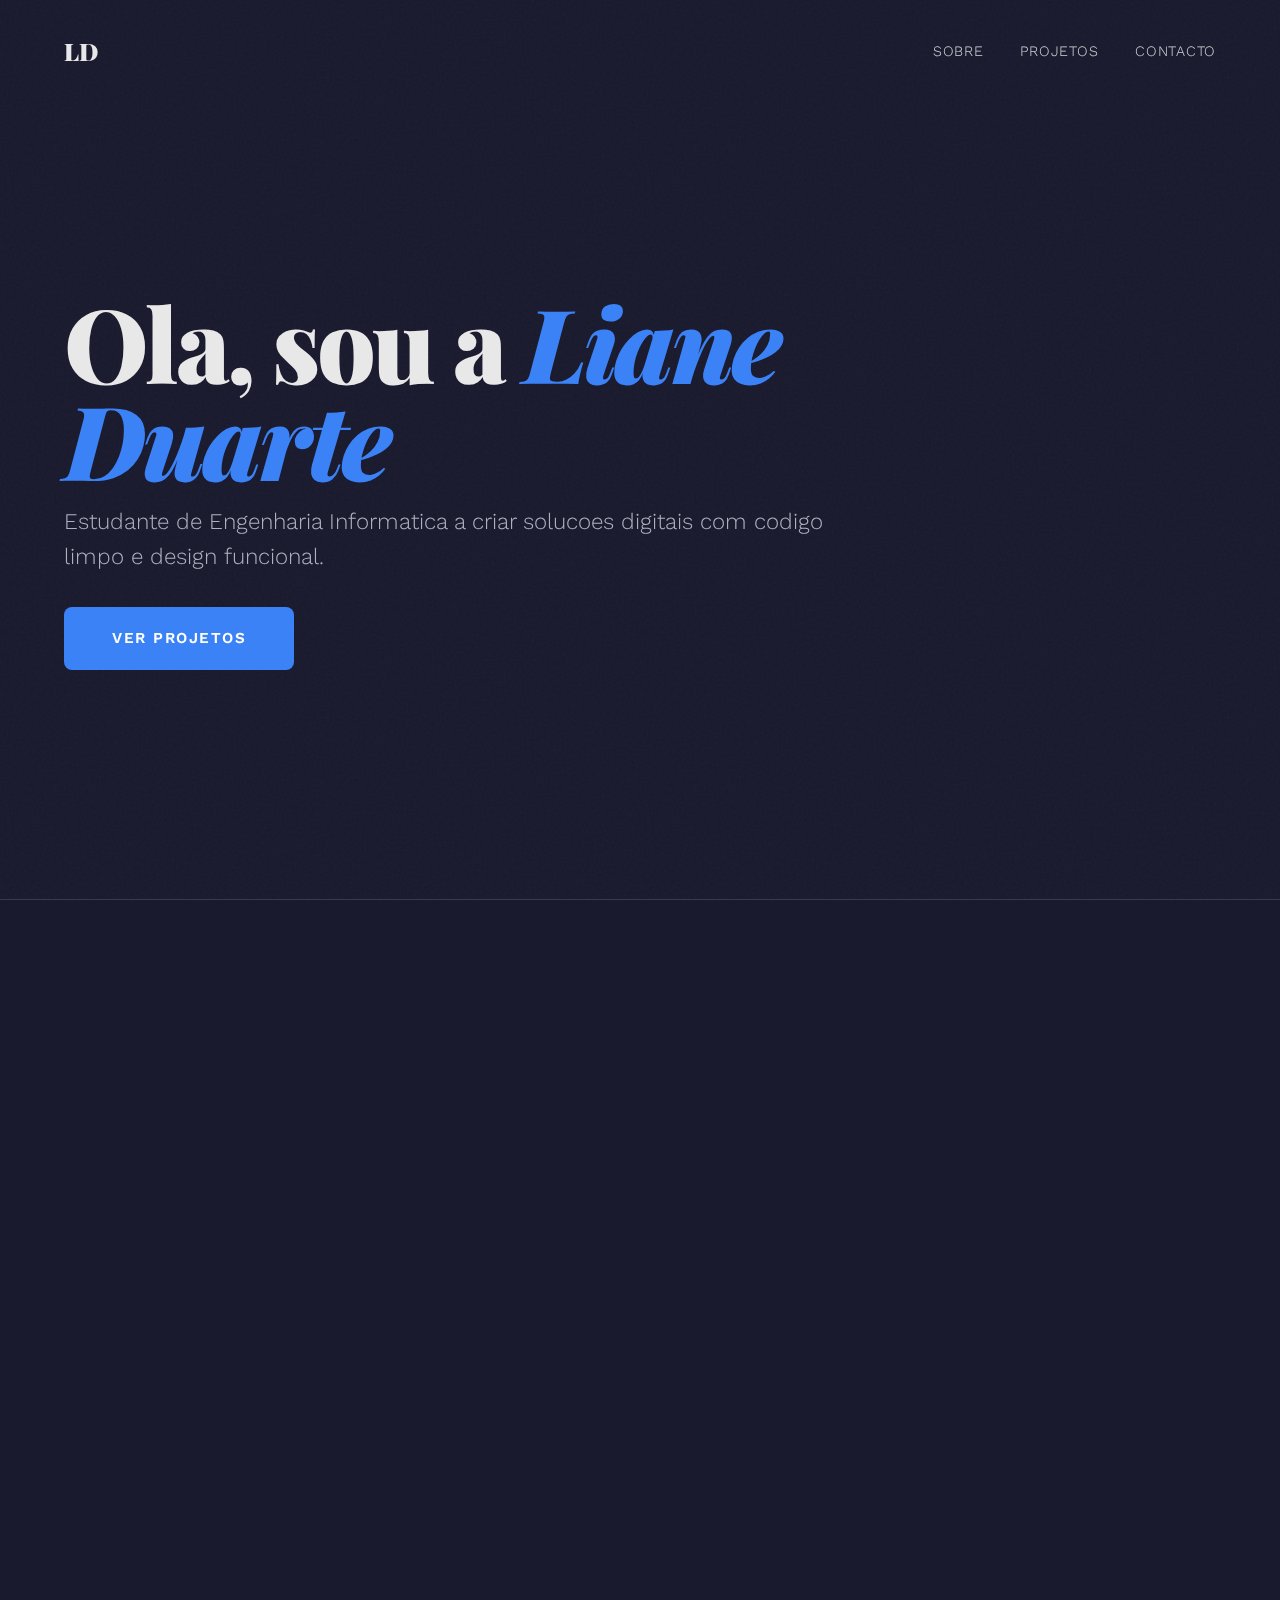
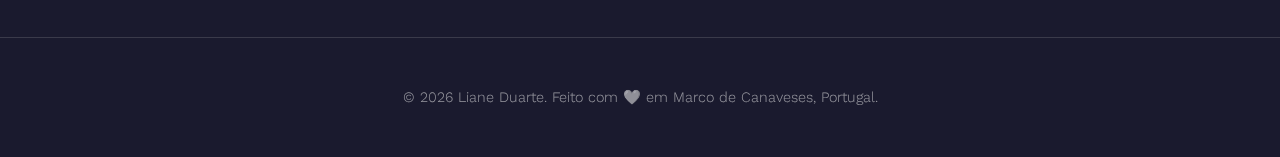
<file: index.html>
<!DOCTYPE html>
<html lang="pt">
<head>
    <meta charset="UTF-8">
    <meta name="viewport" content="width=device-width, initial-scale=1.0">
    <title>Liane Duarte | Portfolio</title>
    <link rel="preconnect" href="https://fonts.googleapis.com">
    <link rel="preconnect" href="https://fonts.gstatic.com" crossorigin>
    <link href="https://fonts.googleapis.com/css2?family=Playfair+Display:wght@700;900&family=Work+Sans:wght@300;400;600&display=swap" rel="stylesheet">
    <link rel="stylesheet" href="css/styles.css">
</head>
<body>
    <!-- Header -->
    <header>
        <div class="logo">LD</div>
        <nav>
            <a href="#sobre">Sobre</a>
            <a href="#projetos">Projetos</a>
            <a href="#contacto">Contacto</a>
        </nav>
    </header>

    <!-- Hero Section -->
    <section class="hero">
        <div class="hero-content">
            <h1>Ola, sou a <span class="highlight">Liane Duarte</span></h1>
            <p>Estudante de Engenharia Informatica a criar solucoes digitais com codigo limpo e design funcional.</p>
            <a href="#projetos" class="cta-button">Ver Projetos</a>
        </div>
    </section>

    <!-- About Section -->
    <section id="sobre">
        <h2 class="section-title reveal">Sobre Mim</h2>
        <div class="about-content reveal">
            <p>Estudante do 3.º ano de Engenharia Informatica na UTAD, com experiencia pratica em desenvolvimento de software atraves de projetos academicos e estagio profissional.</p>
            <p>Apaixonada por transformar ideias em aplicacoes funcionais, com foco em arquiteturas robustas e codigo de qualidade. Atualmente a explorar o mundo do desenvolvimento web e desktop.</p>

            <div class="skills">
                <span class="skill-tag">C#</span>
                <span class="skill-tag">Python</span>
                <span class="skill-tag">C</span>
                <span class="skill-tag">ASP.NET Core</span>
                <span class="skill-tag">SQL Server</span>
                <span class="skill-tag">MVVM</span>
                <span class="skill-tag">MVC</span>
                <span class="skill-tag">WPF</span>
                <span class="skill-tag">Entity Framework</span>
                <span class="skill-tag">Git & GitHub</span>
            </div>
        </div>
    </section>

    <!-- Projects Section -->
    <section id="projetos">
        <h2 class="section-title reveal">Projetos</h2>
        <div class="projects-grid">
            <div class="project-card reveal">
                <div class="project-number">01</div>
                <h3>Marketplace de Veiculos Usados</h3>
                <p>Aplicacao web completa com perfis diferenciados (comprador, vendedor, administrador), sistema de pesquisa avancada com filtros, gestao de reservas e backoffice administrativo. Desenvolvido em equipa com foco em modelacao de dados e implementacao Code-First.</p>
                <div class="project-tags">
                    <span class="tag">ASP.NET Core</span>
                    <span class="tag">MVC</span>
                    <span class="tag">SQL Server</span>
                    <span class="tag">EF Core</span>
                </div>
                <a href="https://github.com/liane04/LAWBD404" class="project-link" target="_blank">Ver no GitHub →</a>
            </div>

            <div class="project-card reveal">
                <div class="project-number">02</div>
                <h3>Sistema de Gestao de Avaliacoes</h3>
                <p>Aplicacao desktop para gestao academica com controlo de alunos, tarefas e classificacoes. Implementa arquitetura MVVM com separacao de responsabilidades, persistencia de dados em XML e calculo automatico de medias e estatisticas.</p>
                <div class="project-tags">
                    <span class="tag">C#</span>
                    <span class="tag">WPF</span>
                    <span class="tag">MVVM</span>
                    <span class="tag">XML</span>
                </div>
                <a href="#" class="project-link">Ver Detalhes →</a>
            </div>

            <div class="project-card reveal">
                <div class="project-number">03</div>
                <h3>Aplicacao de Gestao de Obras</h3>
                <p>Desenvolvida durante estagio na JD Obras e Manutencao. Sistema para gestao de trabalhadores e obras com calculo automatico de valores a pagar/receber, custos por obra e montantes devidos. Persistencia de dados atraves de ficheiros XML seguindo padrao MVVM.</p>
                <div class="project-tags">
                    <span class="tag">C#</span>
                    <span class="tag">MVVM</span>
                    <span class="tag">XML</span>
                    <span class="tag">WPF</span>
                </div>
                <a href="#" class="project-link">Projeto Profissional →</a>
            </div>
        </div>
    </section>

    <!-- Contact Section -->
    <section id="contacto">
        <h2 class="section-title reveal">Contacto</h2>
        <div class="contact-content reveal">
            <p>Interessada em colaborar, trocar ideias ou simplesmente conversar sobre tecnologia? Vamos conectar!</p>
            <div class="contact-links">
                <a href="mailto:lianeduarte18@gmail.com" class="contact-link">
                    📧 Email
                </a>
                <a href="https://github.com/liane04" class="contact-link" target="_blank">
                    💻 GitHub
                </a>
                <a href="https://linkedin.com/in/liane-duarte" class="contact-link" target="_blank">
                    💼 LinkedIn
                </a>
            </div>
        </div>
    </section>

    <!-- Footer -->
    <footer>
        <p>© 2026 Liane Duarte. Feito com 🤍 em Marco de Canaveses, Portugal.</p>
    </footer>

    <script src="js/script.js"></script>
</body>
</html>
</file>
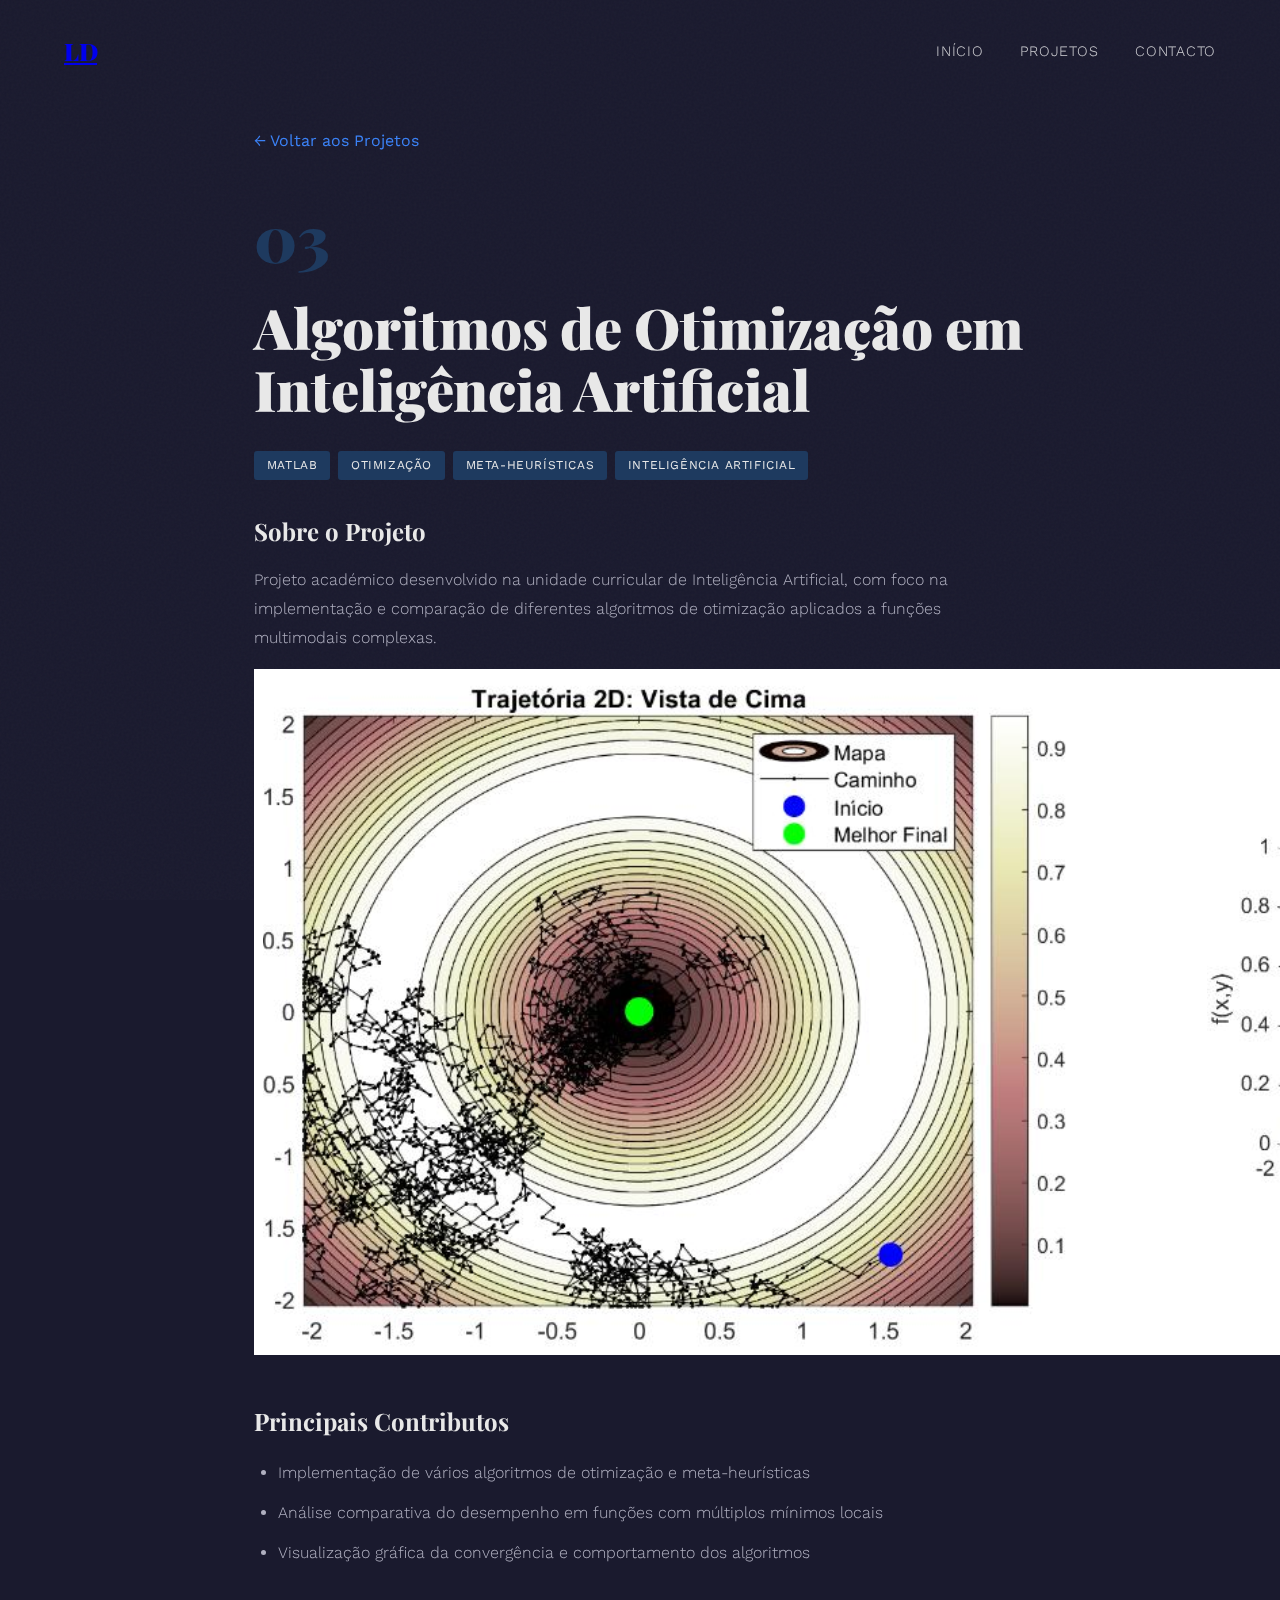
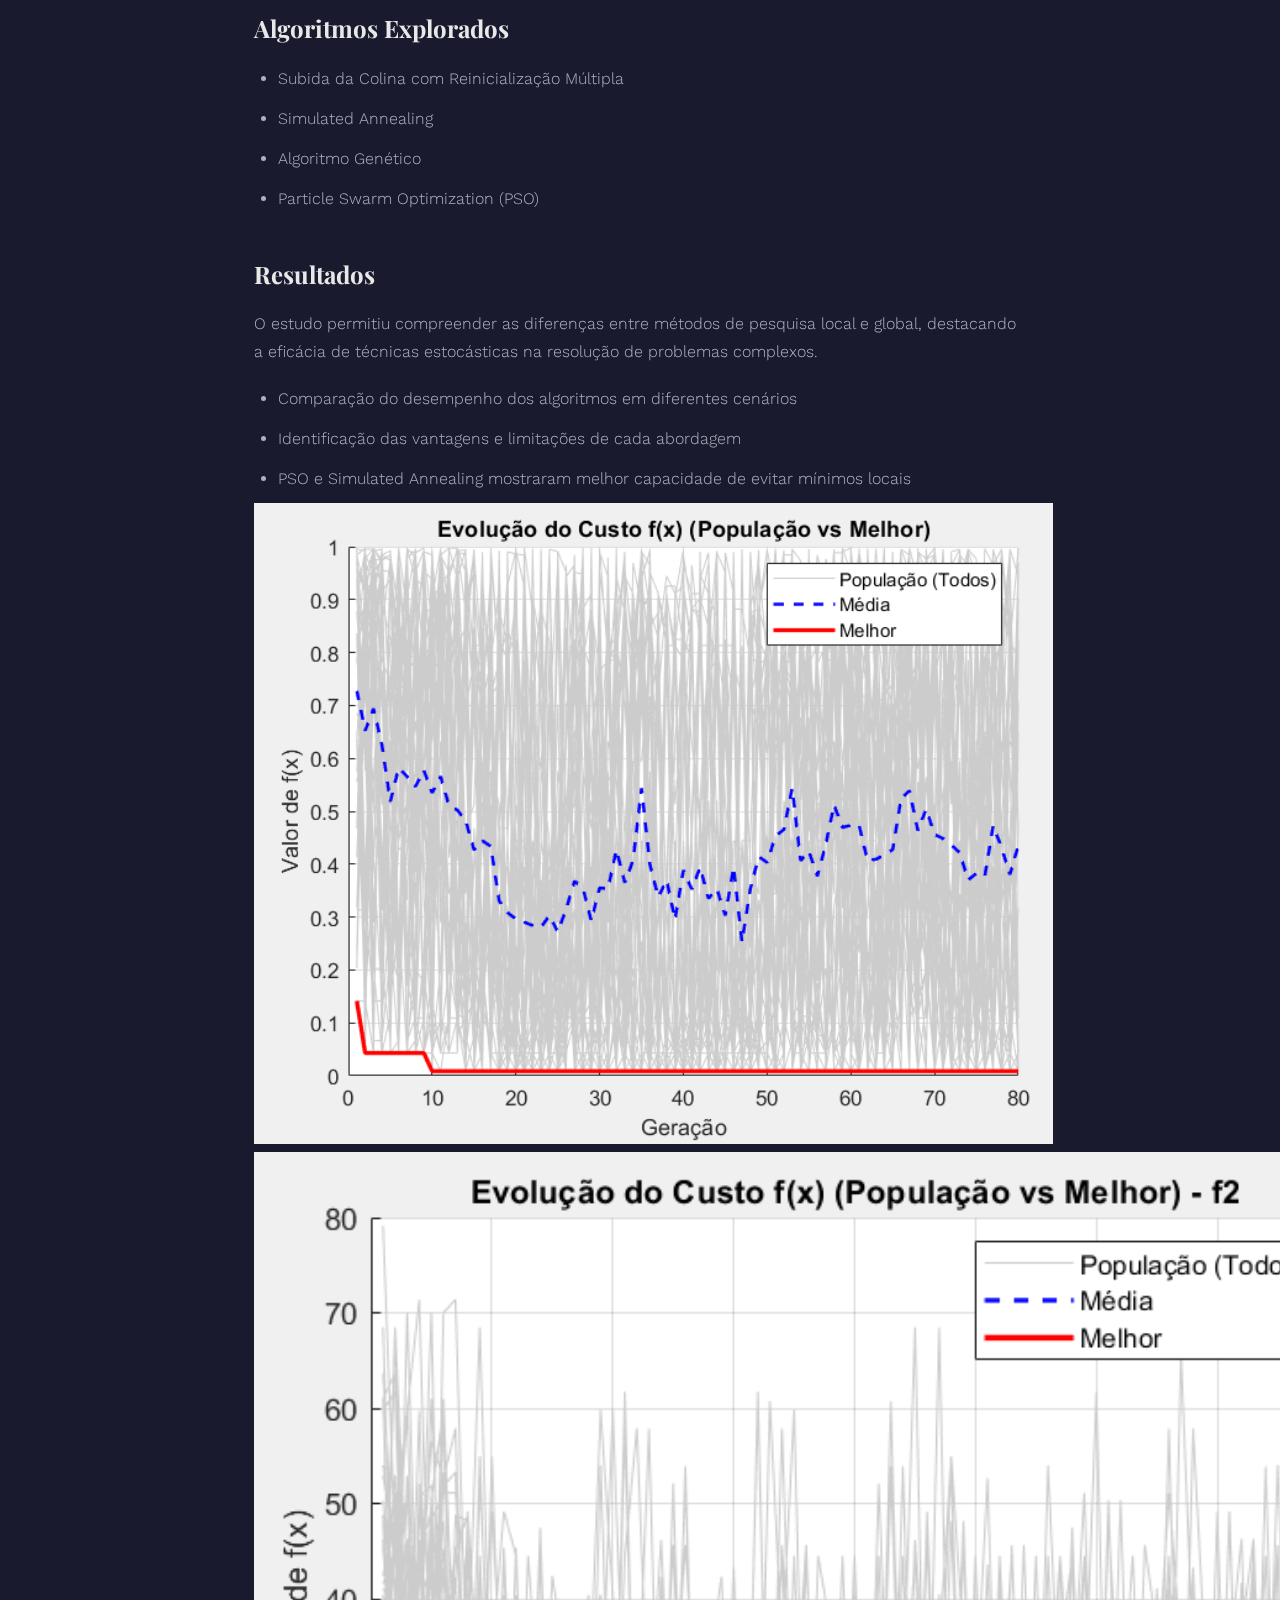
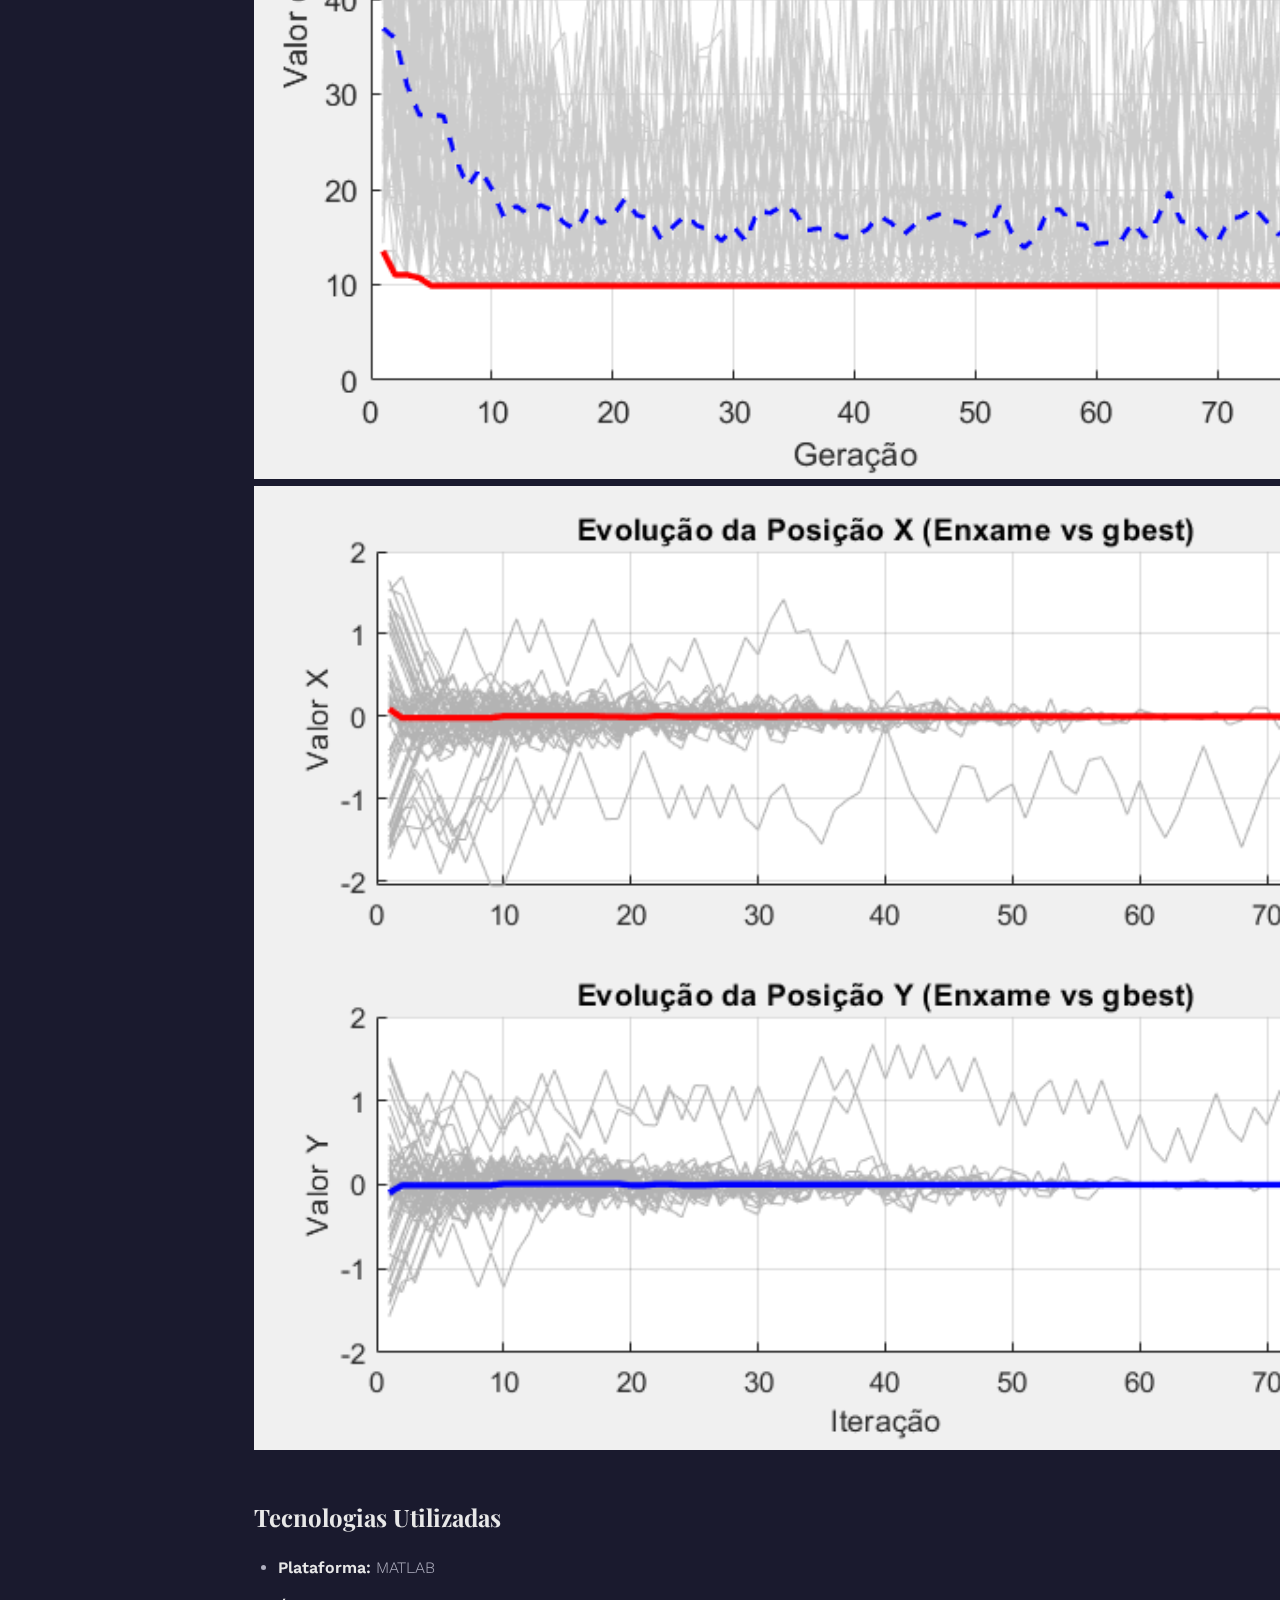
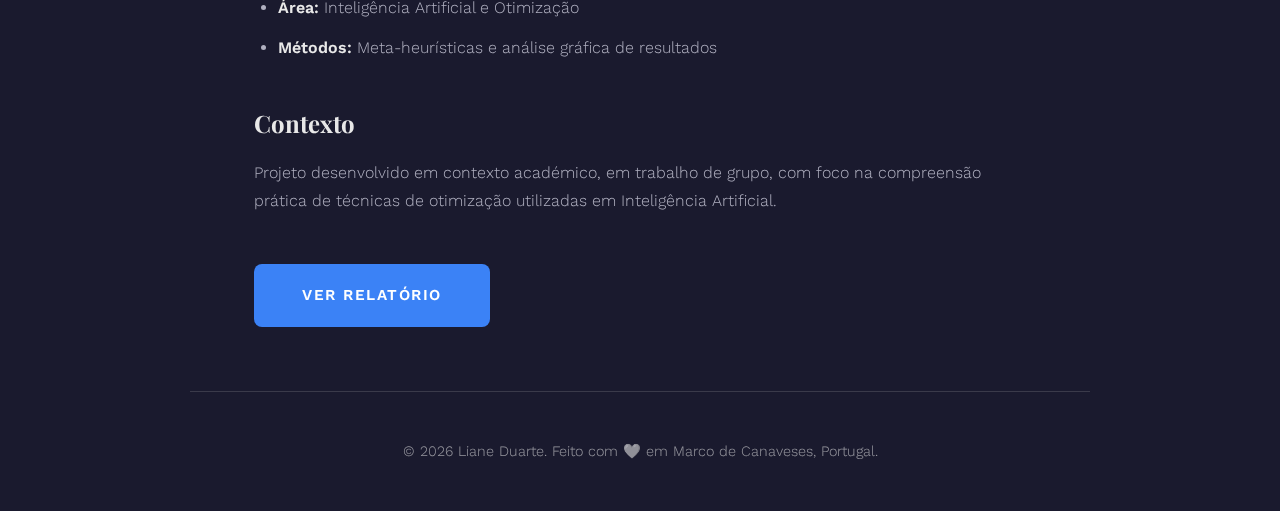
<file: projetos/algoritmos.html>
<!DOCTYPE html>
<html lang="pt">
<head>
    <meta charset="UTF-8">
    <meta name="viewport" content="width=device-width, initial-scale=1.0">
    <title>Algoritmos de Otimização | Liane Duarte</title>
    <link rel="icon" type="image/svg+xml" href="../assets/favicon.svg">
    <link rel="preconnect" href="https://fonts.googleapis.com">
    <link rel="preconnect" href="https://fonts.gstatic.com" crossorigin>
    <link href="https://fonts.googleapis.com/css2?family=Playfair+Display:wght@700;900&family=Work+Sans:wght@300;400;600&display=swap" rel="stylesheet">
    <link rel="stylesheet" href="../css/styles.css">
    <link rel="stylesheet" href="../css/projeto.css">
</head>
<body>
    <!-- Header -->
    <header class="scrolled">
        <a href="../index.html" class="logo">LD</a>
        <nav>
            <a href="../index.html">Início</a>
            <a href="../index.html#projetos">Projetos</a>
            <a href="../index.html#contacto">Contacto</a>
        </nav>
    </header>

    <!-- Project Detail -->
    <section class="project-detail">
        <a href="../index.html#projetos" class="back-link">← Voltar aos Projetos</a>

        <div class="project-header">
            <span class="project-number">03</span>
            <h1>Algoritmos de Otimização em Inteligência Artificial</h1>
        </div>

        <div class="project-tags">
            <span class="tag">MATLAB</span>
            <span class="tag">Otimização</span>
            <span class="tag">Meta-heurísticas</span>
            <span class="tag">Inteligência Artificial</span>
        </div>

        <div class="project-content">
            <h2>Sobre o Projeto</h2>
            <p>Projeto académico desenvolvido na unidade curricular de Inteligência Artificial, com foco na implementação e comparação de diferentes algoritmos de otimização aplicados a funções multimodais complexas.</p>

            <div class="project-image-hero">
                <img src="../assets/images/algoritmos/algoritmos-hero.png" alt="Superfície 3D de função multimodal" onerror="this.parentElement.style.display='none'">
            </div>

            <h2>Principais Contributos</h2>
            <ul>
                <li>Implementação de vários algoritmos de otimização e meta-heurísticas</li>
                <li>Análise comparativa do desempenho em funções com múltiplos mínimos locais</li>
                <li>Visualização gráfica da convergência e comportamento dos algoritmos</li>
            </ul>

            <h2>Algoritmos Explorados</h2>
            <ul>
                <li>Subida da Colina com Reinicialização Múltipla</li>
                <li>Simulated Annealing</li>
                <li>Algoritmo Genético</li>
                <li>Particle Swarm Optimization (PSO)</li>
            </ul>

            <h2>Resultados</h2>
            <p>O estudo permitiu compreender as diferenças entre métodos de pesquisa local e global, destacando a eficácia de técnicas estocásticas na resolução de problemas complexos.</p>
            <ul>
                <li>Comparação do desempenho dos algoritmos em diferentes cenários</li>
                <li>Identificação das vantagens e limitações de cada abordagem</li>
                <li>PSO e Simulated Annealing mostraram melhor capacidade de evitar mínimos locais</li>
            </ul>

            <div class="project-gallery">
                <div class="gallery-item">
                    <img src="../assets/images/algoritmos/algoritmos-convergencia.png" alt="Gráfico de convergência" onerror="this.parentElement.style.display='none'">
                </div>
                <div class="gallery-item">
                    <img src="../assets/images/algoritmos/algoritmos-comparacao.png" alt="Comparação entre algoritmos" onerror="this.parentElement.style.display='none'">
                </div>
                <div class="gallery-item">
                    <img src="../assets/images/algoritmos/algoritmos-trajetoria.png" alt="Trajetória do algoritmo" onerror="this.parentElement.style.display='none'">
                </div>
            </div>

            <h2>Tecnologias Utilizadas</h2>
            <ul>
                <li><strong>Plataforma:</strong> MATLAB</li>
                <li><strong>Área:</strong> Inteligência Artificial e Otimização</li>
                <li><strong>Métodos:</strong> Meta-heurísticas e análise gráfica de resultados</li>
            </ul>

            <h2>Contexto</h2>
            <p>Projeto desenvolvido em contexto académico, em trabalho de grupo, com foco na compreensão prática de técnicas de otimização utilizadas em Inteligência Artificial.</p>
        </div>

        <div class="project-links">
            <a href="../assets/pdf/Relatório_AlgoritmosDeOtimização.pdf" class="cta-button" target="_blank">Ver Relatório</a>
        </div>
    </section>

    <!-- Footer -->
    <footer>
        <p>© 2026 Liane Duarte. Feito com 🤍 em Marco de Canaveses, Portugal.</p>
    </footer>

    <script src="../js/script.js"></script>
</body>
</html>
</file>
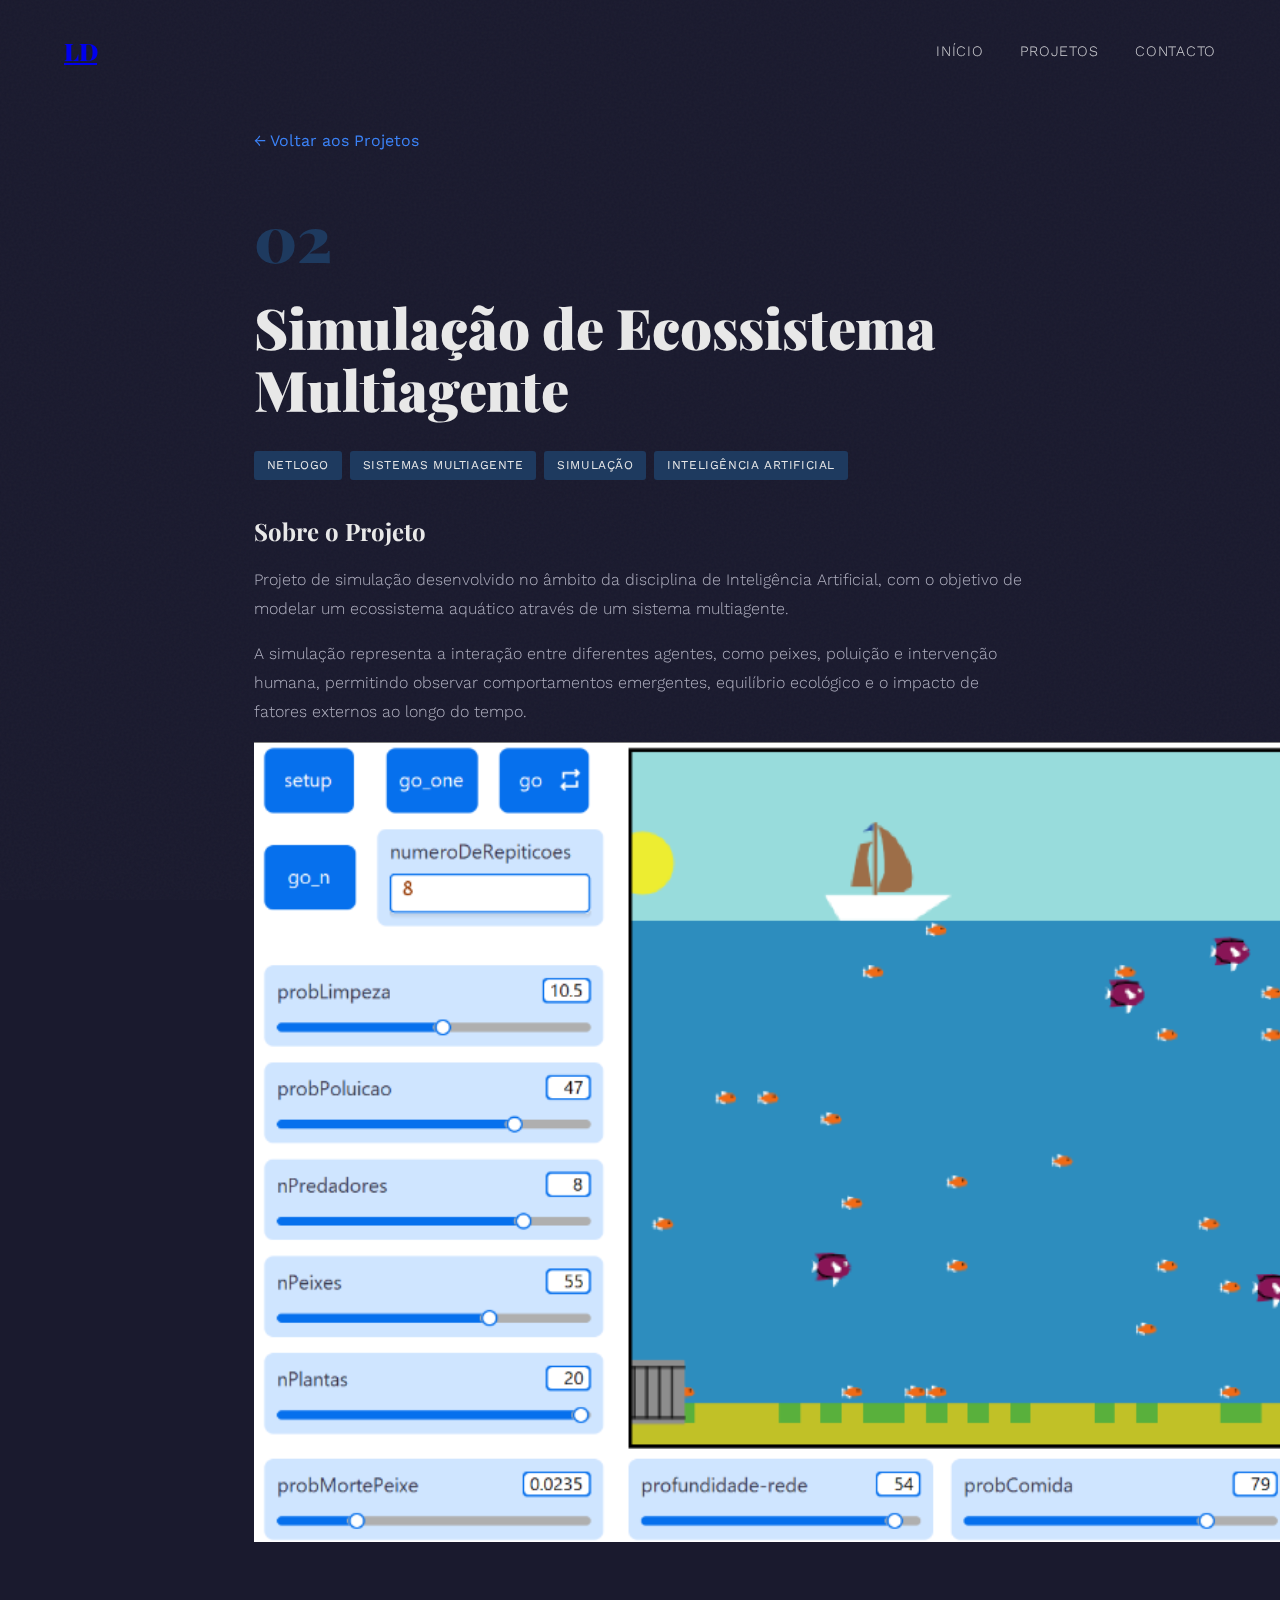
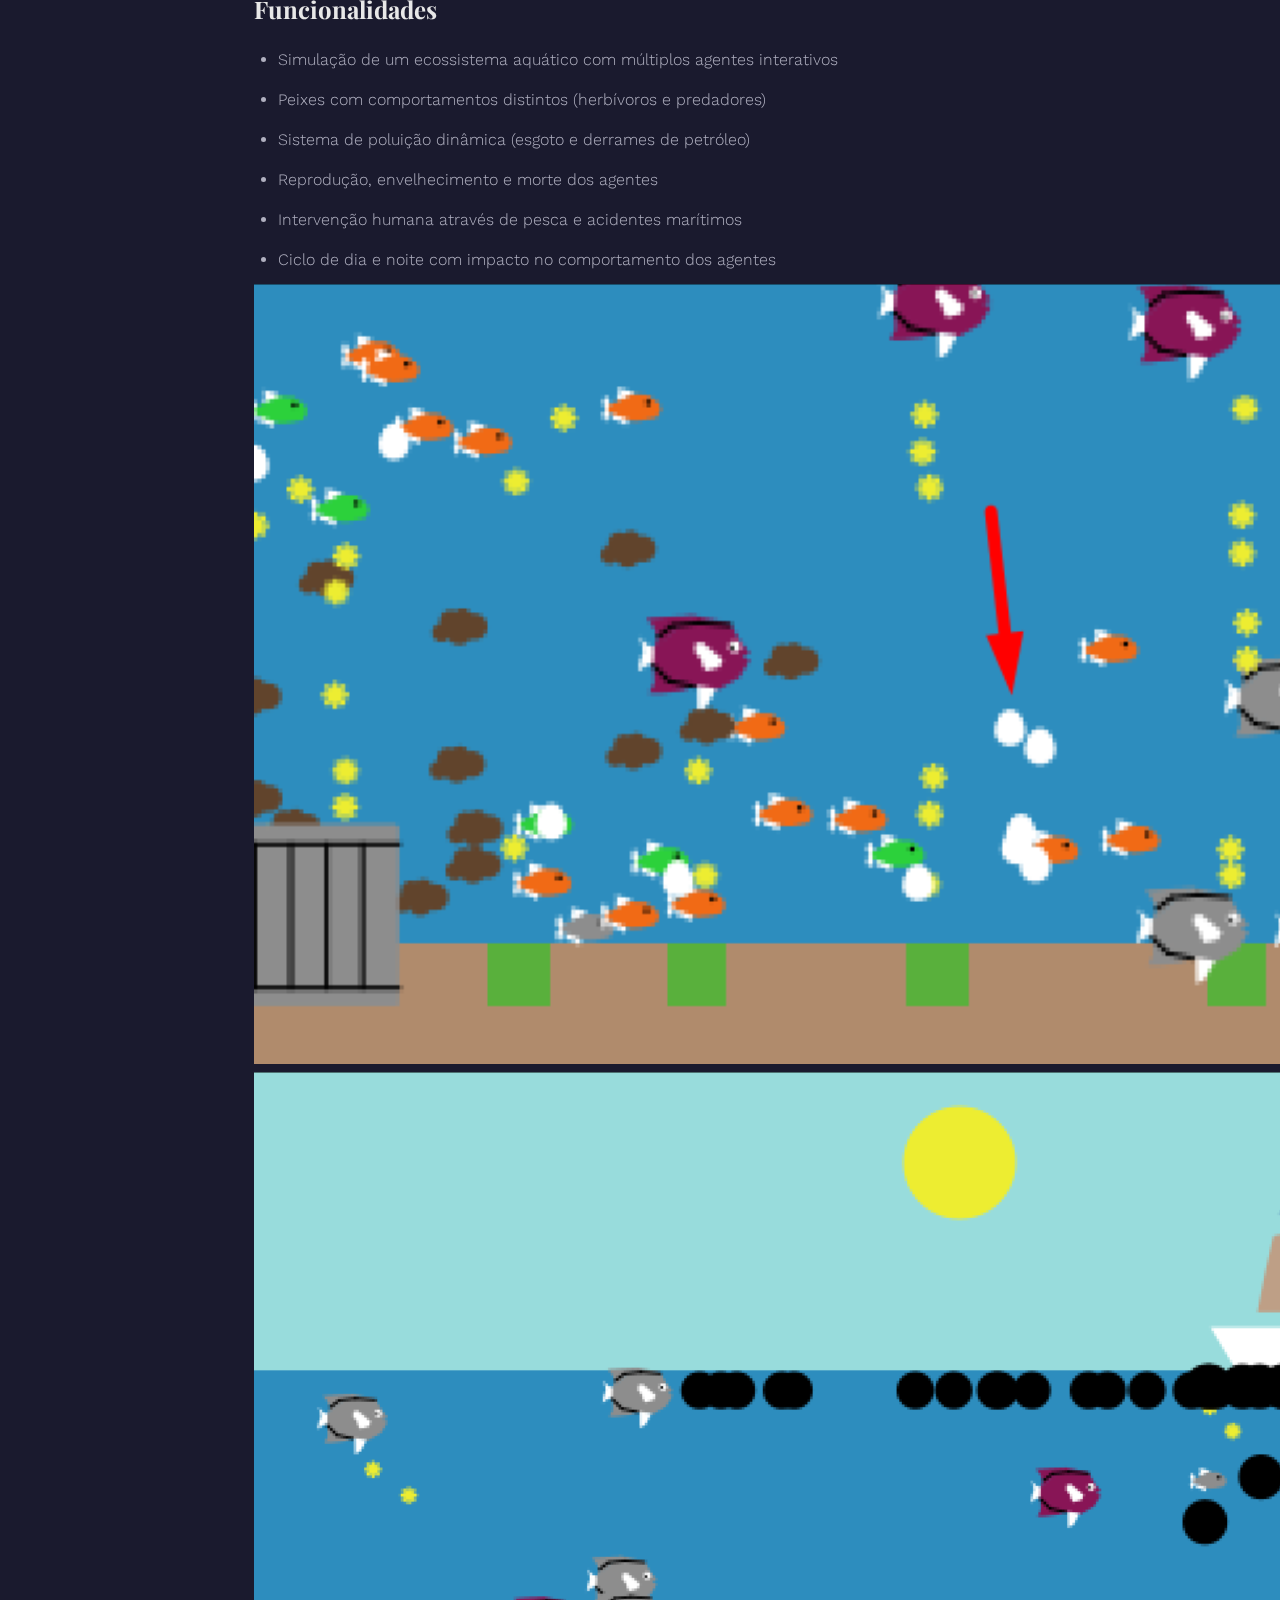
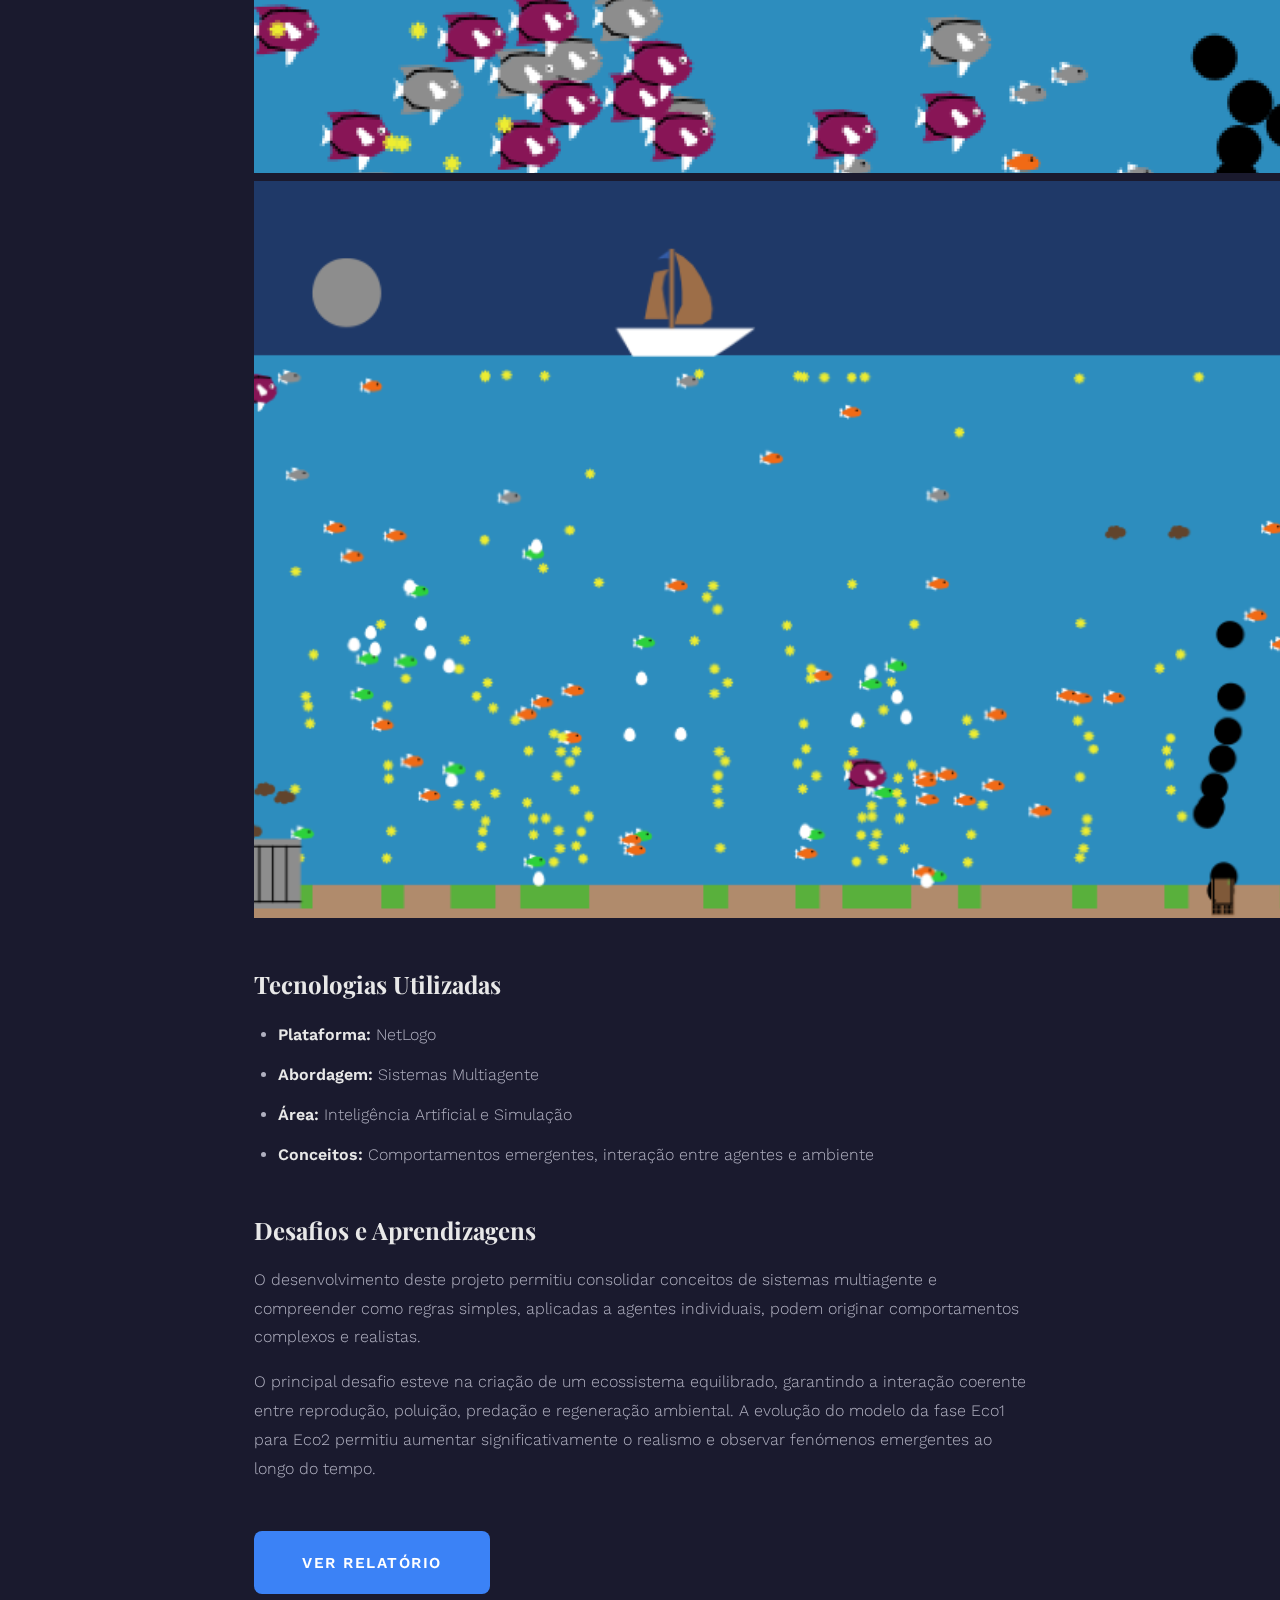
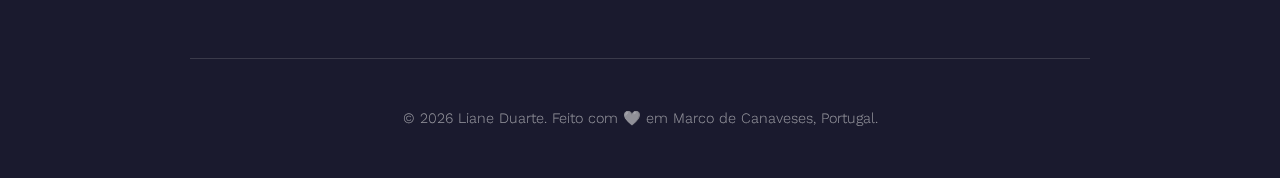
<file: projetos/simulacao.html>
<!DOCTYPE html>
<html lang="pt">
<head>
    <meta charset="UTF-8">
    <meta name="viewport" content="width=device-width, initial-scale=1.0">
    <title>Simulação de Ecossistema Multiagente | Liane Duarte</title>
    <link rel="icon" type="image/svg+xml" href="../assets/favicon.svg">
    <link rel="preconnect" href="https://fonts.googleapis.com">
    <link rel="preconnect" href="https://fonts.gstatic.com" crossorigin>
    <link href="https://fonts.googleapis.com/css2?family=Playfair+Display:wght@700;900&family=Work+Sans:wght@300;400;600&display=swap" rel="stylesheet">
    <link rel="stylesheet" href="../css/styles.css">
    <link rel="stylesheet" href="../css/projeto.css">
</head>
<body>
    <!-- Header -->
    <header class="scrolled">
        <a href="../index.html" class="logo">LD</a>
        <nav>
            <a href="../index.html">Início</a>
            <a href="../index.html#projetos">Projetos</a>
            <a href="../index.html#contacto">Contacto</a>
        </nav>
    </header>

    <!-- Project Detail -->
    <section class="project-detail">
        <a href="../index.html#projetos" class="back-link">← Voltar aos Projetos</a>

        <div class="project-header">
            <span class="project-number">02</span>
            <h1>Simulação de Ecossistema Multiagente</h1>
        </div>

        <div class="project-tags">
            <span class="tag">NetLogo</span>
            <span class="tag">Sistemas Multiagente</span>
            <span class="tag">Simulação</span>
            <span class="tag">Inteligência Artificial</span>
        </div>

        <div class="project-content">
            <h2>Sobre o Projeto</h2>
            <p>Projeto de simulação desenvolvido no âmbito da disciplina de Inteligência Artificial, com o objetivo de modelar um ecossistema aquático através de um sistema multiagente.</p>
            <p>A simulação representa a interação entre diferentes agentes, como peixes, poluição e intervenção humana, permitindo observar comportamentos emergentes, equilíbrio ecológico e o impacto de fatores externos ao longo do tempo.</p>

            <div class="project-image-hero">
                <img src="../assets/images/simulacao/inicio.png" alt="Visão geral do ecossistema Eco2">
            </div>

            <h2>Funcionalidades</h2>
            <ul>
                <li>Simulação de um ecossistema aquático com múltiplos agentes interativos</li>
                <li>Peixes com comportamentos distintos (herbívoros e predadores)</li>
                <li>Sistema de poluição dinâmica (esgoto e derrames de petróleo)</li>
                <li>Reprodução, envelhecimento e morte dos agentes</li>
                <li>Intervenção humana através de pesca e acidentes marítimos</li>
                <li>Ciclo de dia e noite com impacto no comportamento dos agentes</li>
            </ul>

            <div class="project-gallery">
                <div class="gallery-item">
                    <img src="../assets/images/simulacao/OvosePeixes.png" alt="Dinâmica do ecossistema">
                </div>
                <div class="gallery-item">
                    <img src="../assets/images/simulacao/barco.png" alt="Intervenção humana">
                </div>
                <div class="gallery-item">
                    <img src="../assets/images/simulacao/noite.png" alt="Ciclo dia e noite">
                </div>
            </div>

            <h2>Tecnologias Utilizadas</h2>
            <ul>
                <li><strong>Plataforma:</strong> NetLogo</li>
                <li><strong>Abordagem:</strong> Sistemas Multiagente</li>
                <li><strong>Área:</strong> Inteligência Artificial e Simulação</li>
                <li><strong>Conceitos:</strong> Comportamentos emergentes, interação entre agentes e ambiente</li>
            </ul>

            <h2>Desafios e Aprendizagens</h2>
            <p>O desenvolvimento deste projeto permitiu consolidar conceitos de sistemas multiagente e compreender como regras simples, aplicadas a agentes individuais, podem originar comportamentos complexos e realistas.</p>
            <p>O principal desafio esteve na criação de um ecossistema equilibrado, garantindo a interação coerente entre reprodução, poluição, predação e regeneração ambiental. A evolução do modelo da fase Eco1 para Eco2 permitiu aumentar significativamente o realismo e observar fenómenos emergentes ao longo do tempo.</p>
        </div>

        <div class="project-links">
            <a href="../assets/pdf/Relatório_SimulaçãoDeEcossistemaMultiagente.pdf" class="cta-button" target="_blank">Ver Relatório</a>
        </div>
    </section>

    <!-- Footer -->
    <footer>
        <p>© 2026 Liane Duarte. Feito com 🤍 em Marco de Canaveses, Portugal.</p>
    </footer>

    <script src="../js/script.js"></script>
</body>
</html>
</file>
<file: css/styles.css>
:root {
    --bg: #1a1a2e;
    --text: #e8e8e8;
    --text-secondary: #b0b0c0;
    --accent: #3b82f6;
    --accent-hover: #5a9aff;
    --accent-dim: #1e3a5f;
    --border: #3a3a4a;
    --card-bg: #16162a;
}

* {
    margin: 0;
    padding: 0;
    box-sizing: border-box;
}

body {
    font-family: 'Work Sans', sans-serif;
    background: var(--bg);
    color: var(--text);
    line-height: 1.6;
    overflow-x: hidden;
}

/* Fundo com efeito de grão */
body::before {
    content: '';
    position: fixed;
    top: 0;
    left: 0;
    width: 100%;
    height: 100%;
    opacity: 0.03;
    background-image: url("data:image/svg+xml,%3Csvg viewBox='0 0 400 400' xmlns='http://www.w3.org/2000/svg'%3E%3Cfilter id='noiseFilter'%3E%3CfeTurbulence type='fractalNoise' baseFrequency='0.9' numOctaves='4' /%3E%3C/filter%3E%3Crect width='100%25' height='100%25' filter='url(%23noiseFilter)' /%3E%3C/svg%3E");
    pointer-events: none;
    z-index: -1;
}

/* Header */
header {
    padding: 2rem 5%;
    display: flex;
    justify-content: space-between;
    align-items: center;
    border-bottom: 1px solid transparent;
    position: fixed;
    top: 0;
    left: 0;
    right: 0;
    background: transparent;
    backdrop-filter: none;
    z-index: 100;
    transition: all 0.3s ease;
}

header.scrolled {
    background: rgba(26, 26, 46, 0.95);
    backdrop-filter: blur(10px);
    border-bottom: 1px solid var(--border);
}

.logo {
    font-family: 'Playfair Display', serif;
    font-size: 1.5rem;
    font-weight: 900;
    letter-spacing: -0.02em;
}

nav a {
    color: rgba(255, 255, 255, 0.8);
    text-decoration: none;
    margin-left: 2rem;
    font-size: 0.9rem;
    font-weight: 300;
    letter-spacing: 0.05em;
    text-transform: uppercase;
    transition: all 0.3s ease;
    position: relative;
}

nav a::after {
    content: '';
    position: absolute;
    bottom: -5px;
    left: 0;
    width: 0;
    height: 1px;
    background: var(--accent);
    transition: width 0.3s ease;
}

nav a:hover {
    color: var(--accent-hover);
}

nav a:hover::after {
    width: 100%;
}

/* Hero Section */
.hero {
    min-height: 100vh;
    display: flex;
    align-items: center;
    justify-content: space-between;
    padding: 8rem 5% 4rem 5%;
    position: relative;
    gap: 4rem;
}

.hero-image {
    position: absolute;
    right: 5%;
    top: 50%;
    transform: translateY(-50%);
    animation: pulse 4s ease-in-out infinite;
}

.hero-image img {
    width: 300px;
    height: 300px;
    border-radius: 50%;
    object-fit: cover;
    border: 3px solid var(--accent-dim);
    transition: border-color 0.4s ease;
}

.hero-image img:hover {
    border-color: var(--accent);
}

.hero-content {
    max-width: 800px;
    animation: fadeInUp 1s ease-out;
}

@keyframes fadeInUp {
    from {
        opacity: 0;
        transform: translateY(30px);
    }
    to {
        opacity: 1;
        transform: translateY(0);
    }
}

.hero h1 {
    font-family: 'Playfair Display', serif;
    font-size: clamp(3rem, 8vw, 7rem);
    font-weight: 900;
    line-height: 0.95;
    margin-bottom: 1rem;
    letter-spacing: -0.03em;
}

.hero h1 .highlight {
    color: var(--accent);
    font-style: italic;
}

.hero p {
    font-size: clamp(1.1rem, 2vw, 1.4rem);
    font-weight: 300;
    margin-bottom: 2rem;
    color: var(--text-secondary);
}

.cta-button {
    display: inline-block;
    padding: 1.2rem 3rem;
    background: var(--accent);
    color: #fff;
    text-decoration: none;
    font-weight: 600;
    border-radius: 8px;
    text-transform: uppercase;
    letter-spacing: 0.1em;
    font-size: 0.95rem;
    border: none;
    cursor: pointer;
}


@keyframes pulse {
    0%, 100% {
        transform: translateY(-50%) scale(1);
    }
    50% {
        transform: translateY(-50%) scale(1.05);
    }
}

/* Sections */
section {
    padding: 8rem 5%;
    border-bottom: 1px solid var(--border);
}

.section-title {
    font-family: 'Playfair Display', serif;
    font-size: clamp(2.5rem, 5vw, 4rem);
    font-weight: 900;
    margin-bottom: 3rem;
    letter-spacing: -0.02em;
}

/* About Section */
.about-content {
    max-width: 700px;
    font-size: 1.2rem;
    font-weight: 300;
    line-height: 1.8;
}

.about-content p {
    margin-bottom: 1.5rem;
}

.skills {
    display: flex;
    flex-wrap: wrap;
    gap: 1rem;
    margin-top: 2rem;
}

.skill-tag {
    padding: 0.5rem 1.2rem;
    background: var(--card-bg);
    border: 1px solid var(--border);
    border-radius: 20px;
    font-size: 0.9rem;
    transition: all 0.3s ease;
}

.skill-tag:hover {
    border-color: var(--accent);
    transform: translateY(-2px);
}

/* Projects Grid */
.projects-grid {
    display: grid;
    grid-template-columns: repeat(auto-fit, minmax(350px, 1fr));
    gap: 2rem;
    margin-top: 3rem;
}

.project-card {
    background: var(--card-bg);
    border: 1px solid var(--border);
    padding: 2rem;
    transition: all 0.4s ease;
    position: relative;
    overflow: hidden;
}

.project-card::before {
    content: '';
    position: absolute;
    top: 0;
    left: 0;
    width: 100%;
    height: 3px;
    background: var(--accent);
    transform: scaleX(0);
    transform-origin: left;
    transition: transform 0.4s ease;
}

.project-card:hover {
    transform: translateY(-5px);
    border-color: var(--accent-dim);
}

.project-card:hover::before {
    transform: scaleX(1);
}

.project-number {
    font-family: 'Playfair Display', serif;
    font-size: 3rem;
    font-weight: 900;
    color: var(--accent-dim);
    margin-bottom: 1rem;
}

.project-card h3 {
    font-size: 1.5rem;
    margin-bottom: 1rem;
    font-weight: 600;
}

.project-card p {
    font-weight: 300;
    margin-bottom: 1.5rem;
    color: var(--text-secondary);
}

.project-tags {
    display: flex;
    flex-wrap: wrap;
    gap: 0.5rem;
    margin-bottom: 1.5rem;
}

.tag {
    font-size: 0.75rem;
    padding: 0.3rem 0.8rem;
    background: var(--accent-dim);
    border-radius: 3px;
    text-transform: uppercase;
    letter-spacing: 0.05em;
}

.project-link {
    color: var(--accent);
    text-decoration: none;
    font-weight: 600;
    display: inline-flex;
    align-items: center;
    gap: 0.5rem;
    transition: all 0.3s ease;
}

.project-link:hover {
    color: var(--accent-hover);
    gap: 1rem;
}

/* Contact Section */
.contact-content {
    max-width: 600px;
}

.contact-content p {
    font-size: 1.2rem;
    font-weight: 300;
    margin-bottom: 2rem;
    color: var(--text-secondary);
}

.contact-links {
    display: flex;
    gap: 1.5rem;
    flex-wrap: wrap;
}

.contact-link {
    display: flex;
    align-items: center;
    gap: 0.8rem;
    padding: 1rem 1.5rem;
    background: var(--card-bg);
    border: 1px solid var(--border);
    color: var(--text);
    text-decoration: none;
    transition: all 0.3s ease;
    font-weight: 400;
}

.contact-link:hover {
    border-color: var(--accent);
    transform: translateX(5px);
}

/* Footer */
footer {
    padding: 3rem 5%;
    text-align: center;
    font-size: 0.9rem;
    font-weight: 300;
    opacity: 0.6;
}

/* Responsive */
@media (max-width: 768px) {
    header {
        flex-direction: column;
        gap: 1rem;
    }

    nav a {
        margin-left: 1rem;
    }

    .hero {
        flex-direction: column;
        text-align: center;
    }

    .hero-image {
        position: relative;
        right: auto;
        top: auto;
        transform: none;
        animation: none;
        margin-top: 2rem;
    }

    .hero-image img {
        width: 200px;
        height: 200px;
    }

    .projects-grid {
        grid-template-columns: 1fr;
    }

    section {
        padding: 4rem 5%;
    }
}

/* Scroll reveal animation */
.reveal {
    opacity: 0;
    transform: translateY(30px);
    transition: all 0.8s ease;
}

.reveal.active {
    opacity: 1;
    transform: translateY(0);
}
</file>
<file: css/projeto.css>
/* Project Detail Page */
.project-detail {
    max-width: 900px;
    margin: 0 auto;
    padding: 8rem 5% 4rem 5%;
}

.back-link {
    display: inline-block;
    color: var(--accent);
    text-decoration: none;
    font-weight: 400;
    margin-bottom: 2rem;
    transition: color 0.3s ease;
}

.back-link:hover {
    color: var(--accent-hover);
}

.project-header {
    margin-bottom: 2rem;
}

.project-header .project-number {
    font-family: 'Playfair Display', serif;
    font-size: 4rem;
    font-weight: 900;
    color: var(--accent-dim);
    display: block;
    margin-bottom: 0.5rem;
}

.project-header h1 {
    font-family: 'Playfair Display', serif;
    font-size: clamp(2rem, 5vw, 3.5rem);
    font-weight: 900;
    color: var(--text);
    line-height: 1.1;
}

.project-detail .project-tags {
    margin-bottom: 2rem;
}

.project-image {
    margin-bottom: 3rem;
    border-radius: 8px;
    overflow: hidden;
    border: 1px solid var(--border);
}

.project-image img {
    width: 100%;
    height: auto;
    display: block;
}

.project-content {
    margin-bottom: 3rem;
}

.project-content h2 {
    font-family: 'Playfair Display', serif;
    font-size: 1.5rem;
    font-weight: 700;
    color: var(--text);
    margin-top: 2.5rem;
    margin-bottom: 1rem;
}

.project-content h2:first-child {
    margin-top: 0;
}

.project-content p {
    color: var(--text-secondary);
    font-weight: 300;
    line-height: 1.8;
    margin-bottom: 1rem;
}

.project-content ul {
    color: var(--text-secondary);
    font-weight: 300;
    line-height: 2;
    margin-left: 1.5rem;
}

.project-content li {
    margin-bottom: 0.5rem;
}

.project-content strong {
    color: var(--text);
    font-weight: 600;
}

.project-links {
    display: flex;
    gap: 1rem;
    flex-wrap: wrap;
}

/* Responsive */
@media (max-width: 768px) {
    .project-detail {
        padding: 6rem 5% 3rem 5%;
    }

    .project-header .project-number {
        font-size: 3rem;
    }
}
</file>
